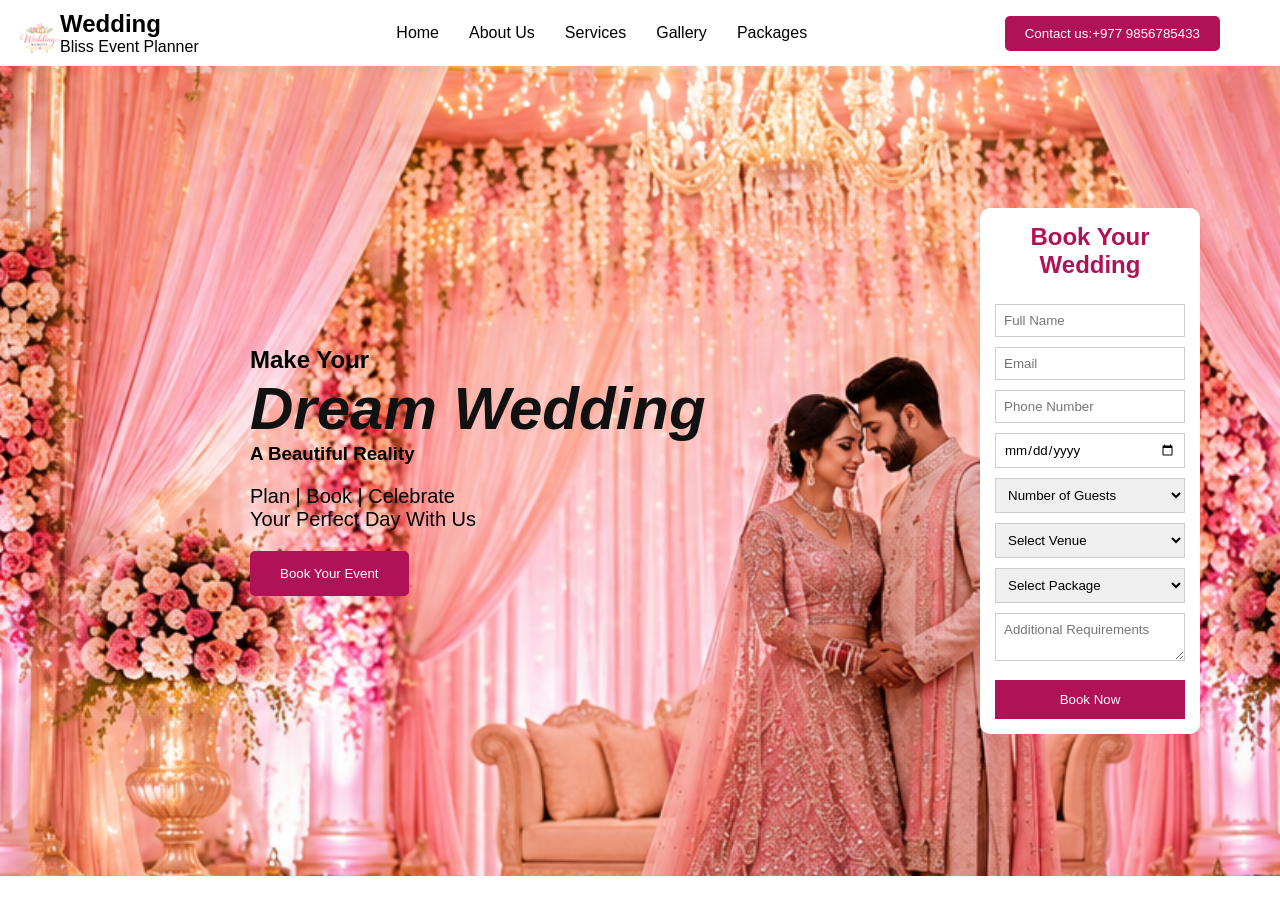
<file: index.html>
<!DOCTYPE html>
<html lang="en">
<head>
    <meta charset="UTF-8">
    <meta name="viewport" content="width=device-width, initial-scale=1.0">
    <title>Event Management System</title>
    <link rel="stylesheet" href="style.css">

</head>
<body>

    <!-- Navbar -->
    <nav>
        <div class="logo">
            <img src="logo.png" alt="Logo" class="logo">
        </div>
        <div>
            <h2>Wedding</h2>
            <span> Bliss Event Planner</span>
        </div>

        <ul>
            <li><a href="home.html">Home</a></li>
            <li><a href="about.html">About Us</a></li>
            <li><a href="service.html">Services</a></li>
            <li><a href="gallery.html">Gallery</a></li>
            <li><a href="packages.html">Packages</a></li>
            
        </ul>

        <button class="call-btn">
            <i class="fa-solid fa-phone"></i>Contact us:+977 9856785433
        </button>
    </nav>

    <!-- Hero Section -->
    <section class="hero">

        <div class="overlay"></div>

       <div class="content">
        
        <h2>Make Your</h2>
        <h1><i>Dream Wedding</i></h1>
        <h3>A Beautiful Reality</h3>

        <p>
            Plan | Book | Celebrate<br>
            Your Perfect Day With Us
        </p>

        <button>Book Your Event</button>
    </div>
       

        <!-- Booking Form -->
        <div class="booking-form">
            <h2>Book Your Wedding</h2>

            <input type="text" placeholder="Full Name">
            <input type="email" placeholder="Email">
            <input type="text" placeholder="Phone Number">
            <input type="date">

            <select>
                <option>Number of Guests</option>
                <option>100</option>
                <option>200</option>
                <option>500</option>
            </select>

            <select>
                <option>Select Venue</option>
            </select>

            <select>
                <option>Select Package</option>
            </select>

            <textarea placeholder="Additional Requirements"></textarea>

            <button>Book Now</button>
        </div>

    </section>

  
</body>
</html>
</file>
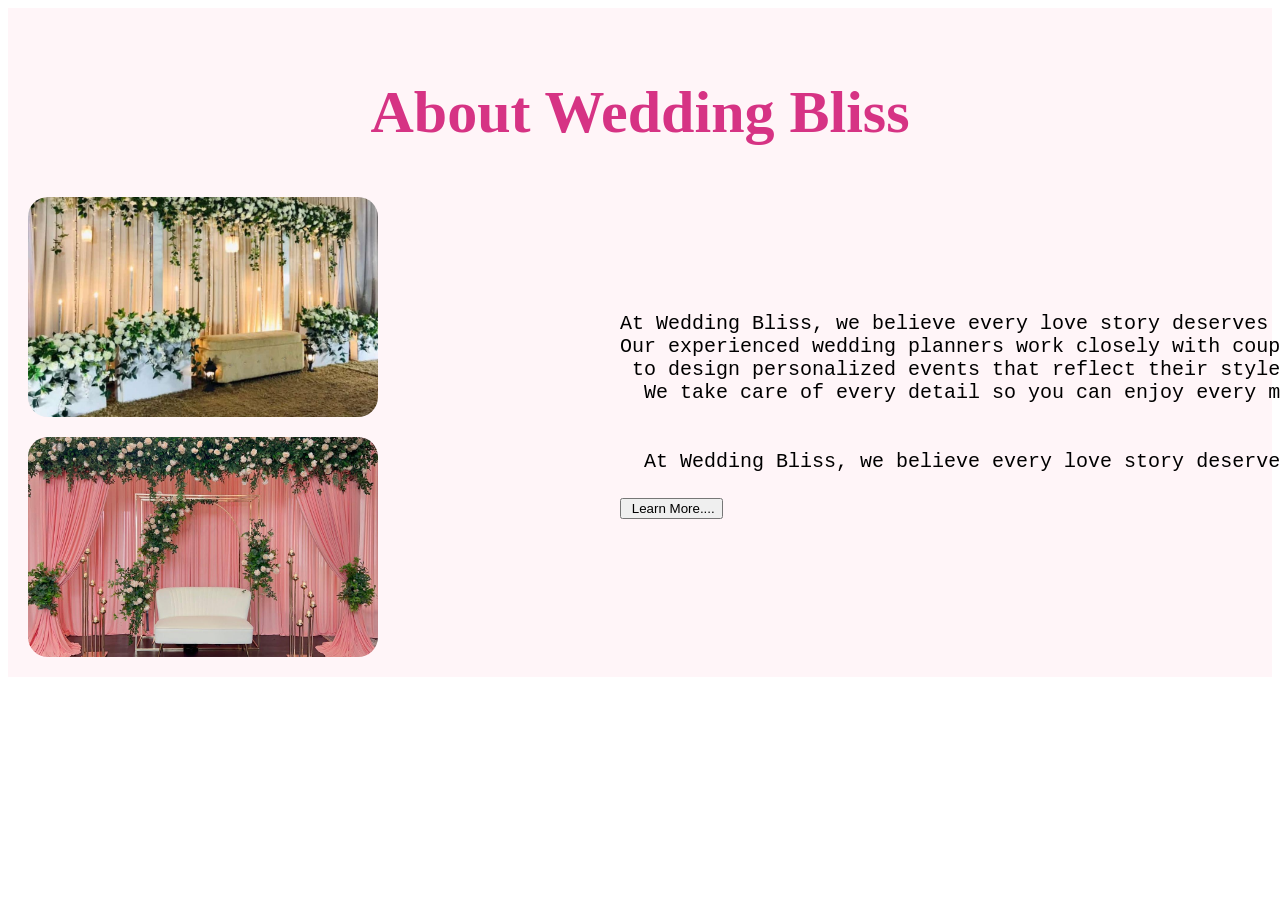
<file: about.html>
<!DOCTYPE html>
<html>
<head>
<title>About Page</title>

<style>
.about{
    padding: 20px;
    background: #fff5f8;
}

.about h2{
    text-align: center;
    font-size: 60px;
    color: #d63384;
    margin-bottom: 50px;
}

.about-content{
    display: flex;
    align-items: center;
    gap: 50px;
}

.about-images{
    display: flex;
    flex-direction: column;
    gap: 20px;
}

.about-images img{
    width: 350px;
    height: 220px;
    object-fit: cover;
    border-radius: 20px;
}

.about-text{
    max-width: 600px;
    font-size: 20px;
}

</style>

</head>

<body>

<section class="about">
    <h2>About Wedding Bliss</h2>

    <div class="about-content">
        <div class="about-images">
            <img src="photo 3.jpg" alt="">
            <img src="photo 4.jpg" alt="">
        </div>

        <div class="about-text">
            <pre>
                At Wedding Bliss, we believe every love story deserves a unique celebration. 
                Our experienced wedding planners work closely with couples
                 to design personalized events that reflect their style, culture, and vision.
                  We take care of every detail so you can enjoy every moment of your journey.
                  
                  
                  At Wedding Bliss, we believe every love story deserves a unique celebration...
            
                <button> Learn More....</button>
            </pre>
        </div>
    </div>
</section>

</body>
</html>
</file>
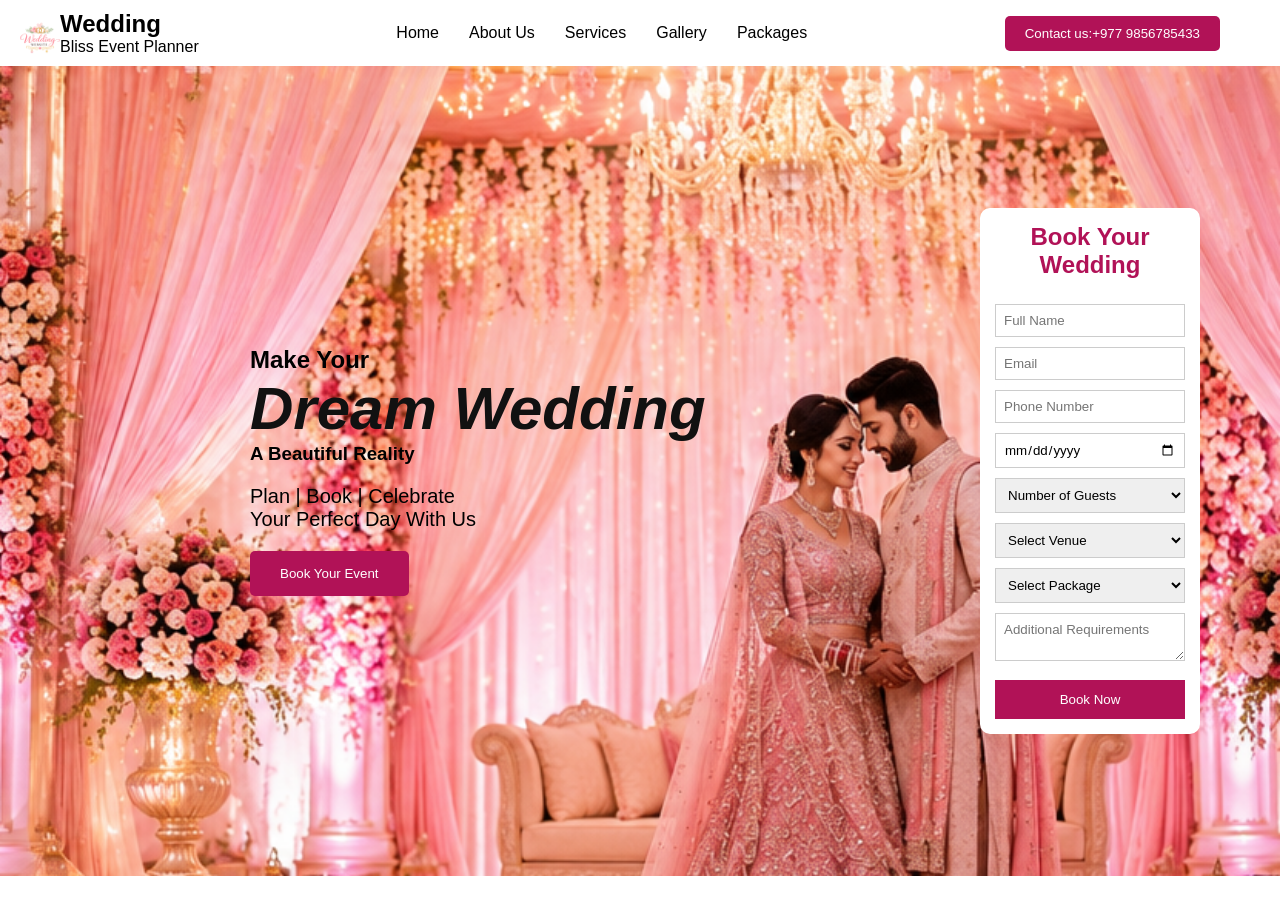
<file: event.html>
<!DOCTYPE html>
<html lang="en">
<head>
    <meta charset="UTF-8">
    <meta name="viewport" content="width=device-width, initial-scale=1.0">
    <title>Event Management System</title>
    <link rel="stylesheet" href="style.css">

</head>
<body>

    <!-- Navbar -->
    <nav>
        <div class="logo">
            <img src="logo.png" alt="Logo" class="logo">
        </div>
        <div>
            <h2>Wedding</h2>
            <span> Bliss Event Planner</span>
        </div>

        <ul>
            <li><a href="home.html">Home</a></li>
            <li><a href="about.html">About Us</a></li>
            <li><a href="service.html">Services</a></li>
            <li><a href="gallery.html">Gallery</a></li>
            <li><a href="packages.html">Packages</a></li>
            
        </ul>

        <button class="call-btn">
            <i class="fa-solid fa-phone"></i>Contact us:+977 9856785433
        </button>
    </nav>

    <!-- Hero Section -->
    <section class="hero">

        <div class="overlay"></div>

       <div class="content">
        
        <h2>Make Your</h2>
        <h1><i>Dream Wedding</i></h1>
        <h3>A Beautiful Reality</h3>

        <p>
            Plan | Book | Celebrate<br>
            Your Perfect Day With Us
        </p>

        <button>Book Your Event</button>
    </div>
       

        <!-- Booking Form -->
        <div class="booking-form">
            <h2>Book Your Wedding</h2>

            <input type="text" placeholder="Full Name">
            <input type="email" placeholder="Email">
            <input type="text" placeholder="Phone Number">
            <input type="date">

            <select>
                <option>Number of Guests</option>
                <option>100</option>
                <option>200</option>
                <option>500</option>
            </select>

            <select>
                <option>Select Venue</option>
            </select>

            <select>
                <option>Select Package</option>
            </select>

            <textarea placeholder="Additional Requirements"></textarea>

            <button>Book Now</button>
        </div>

    </section>

  
</body>
</html>
</file>
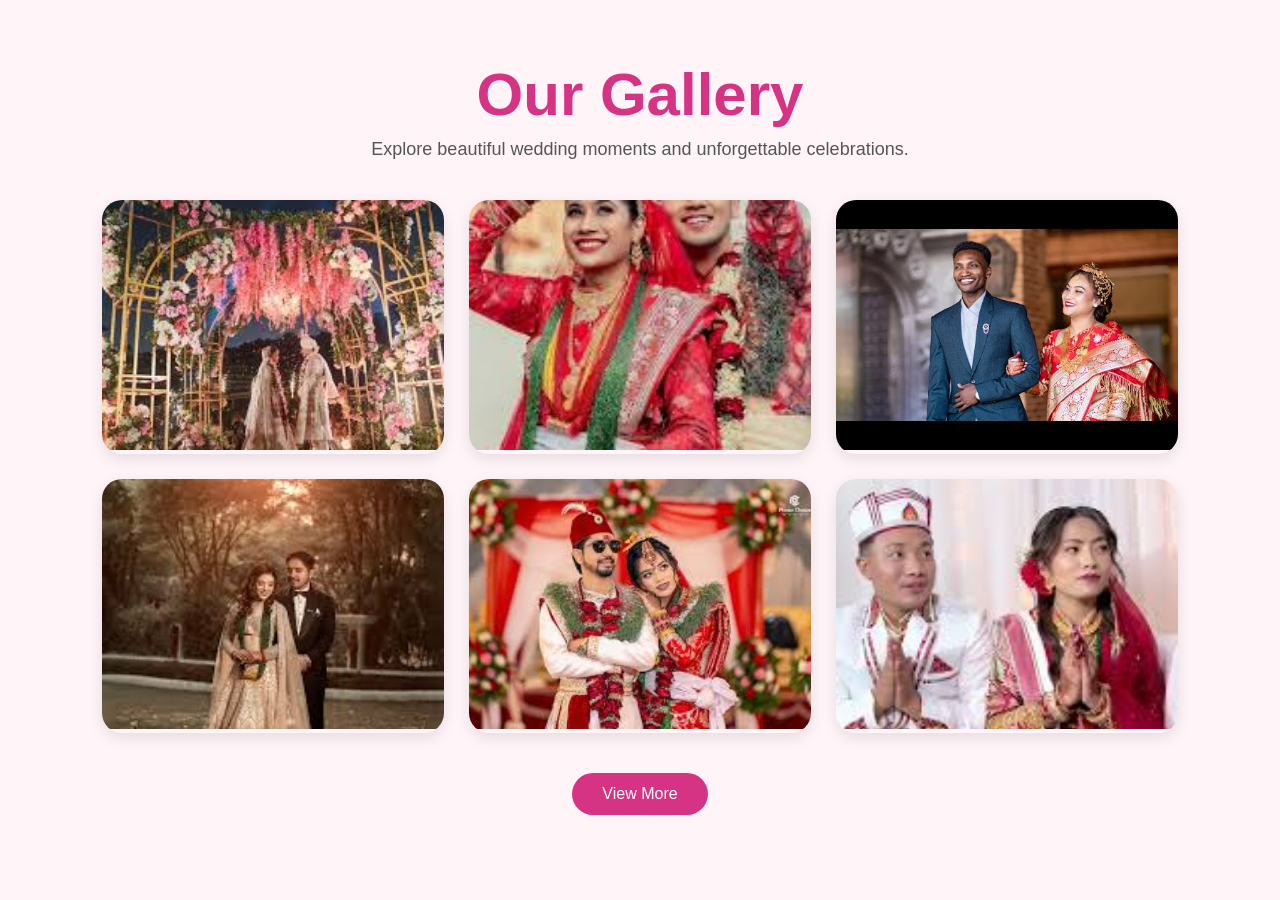
<file: gallery.html>
<!DOCTYPE html>
<html>
<head>
    <title>Wedding Gallery</title>

    <style>
        *{
            margin:0;
            padding:0;
            box-sizing:border-box;
            font-family:Arial, sans-serif;
        }

        body{
            background:#fff5f8;
        }

        .gallery{
            padding:60px 8%;
            text-align:center;
        }

        .gallery h1{
            font-size:60px;
            color:#d63384;
            margin-bottom:10px;
        }

        .gallery p{
            font-size:18px;
            color:#555;
            margin-bottom:40px;
        }

        .gallery-container{
            display:grid;
            grid-template-columns:repeat(3,1fr);
            gap:25px;
        }

        .gallery-item{
            overflow:hidden;
            border-radius:20px;
            box-shadow:0 5px 15px rgba(0,0,0,0.1);
        }

        .gallery-item img{
            width:100%;
            height:250px;
            object-fit:cover;
            transition:0.5s;
        }

        .gallery-item img:hover{
            transform:scale(1.1);
        }

        .gallery-btn{
            margin-top:40px;
            padding:12px 30px;
            border:none;
            border-radius:30px;
            background:#d63384;
            color:white;
            font-size:16px;
            cursor:pointer;
        }

        .gallery-btn:hover{
            background:#b8256f;
        }
    </style>
</head>

<body>

<section class="gallery">

    <h1>Our Gallery</h1>

    <p>
        Explore beautiful wedding moments and unforgettable celebrations.
    </p>

    <div class="gallery-container">

        <div class="gallery-item">
            <img src="gallery1.jpg" alt="Wedding Image">
        </div>

        <div class="gallery-item">
            <img src="gallery2.jpg" alt="Wedding Image">
        </div>

        <div class="gallery-item">
            <img src="gallery3.jpg" alt="Wedding Image">
        </div>

        <div class="gallery-item">
            <img src="gallery4.jpg" alt="Wedding Image">
        </div>

        <div class="gallery-item">
            <img src="gallery5.jpg" alt="Wedding Image">
        </div>

        <div class="gallery-item">
            <img src="gallery6.jpg" alt="Wedding Image">
        </div>

    </div>

    <button class="gallery-btn">View More</button>

</section>

</body>
</html>
</file>
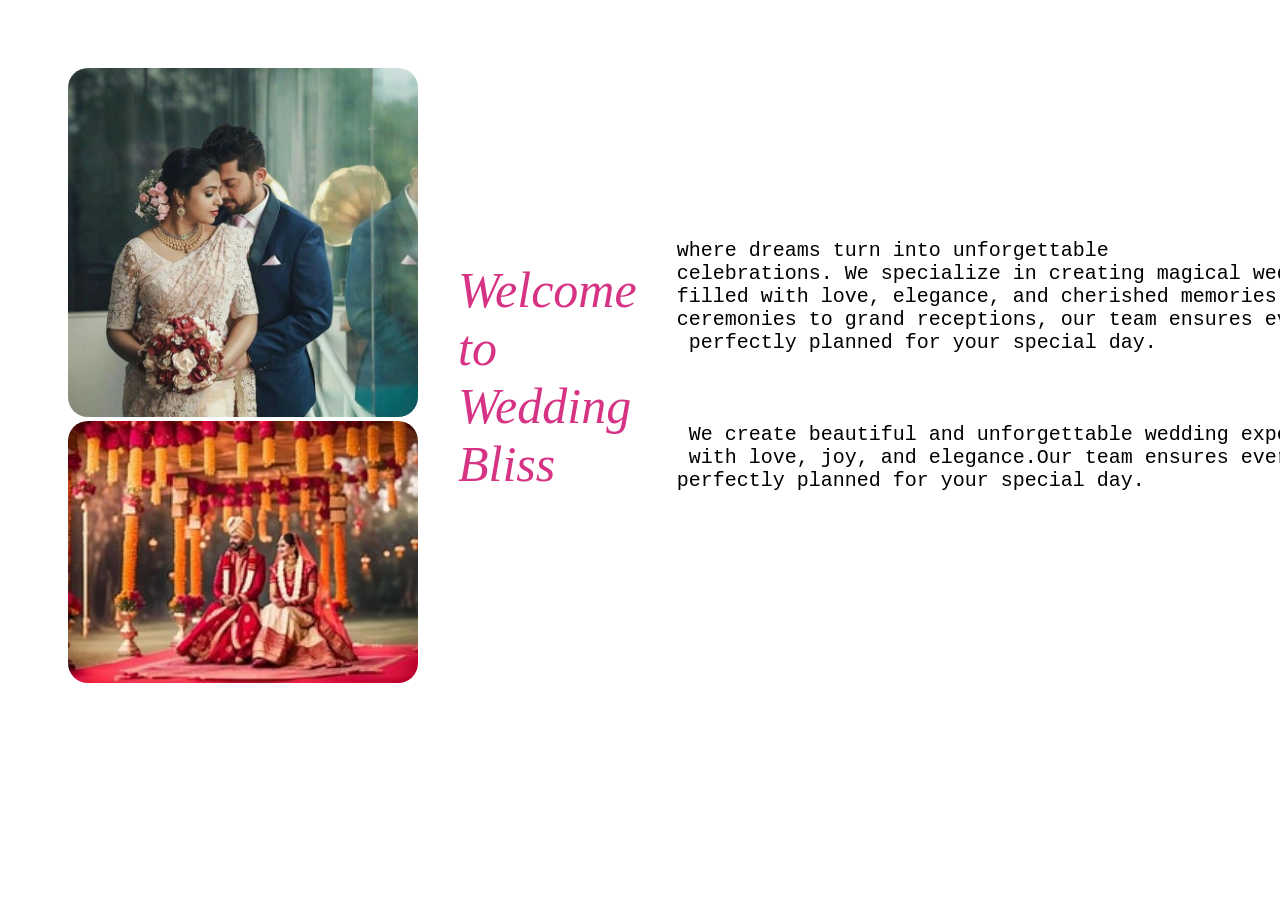
<file: home.html>
<!DOCTYPE html>
<html>
<head>
    <style>
p{font-size: 50px;
color: #d63384;;
}
pre{
    font-size: 20px;
}
 .about{
    display:flex;
    align-items:center;
    gap:40px;
    padding:60px;
}

.about-image img{
    width:350px;
    border-radius:20px;
}

    </style>
    <title>home page</title>

    <body class="about">
    <div class="about-image">
<img src="photo 2.jpg">
<img src="photo 9.jpg">
    </div>

        <p><i>Welcome to Wedding Bliss</i></p>
        <pre>where dreams turn into unforgettable
celebrations. We specialize in creating magical wedding experiences 
filled with love, elegance, and cherished memories. From intimate 
ceremonies to grand receptions, our team ensures every detail is
 perfectly planned for your special day.



 We create beautiful and unforgettable wedding experiences filled
 with love, joy, and elegance.Our team ensures every detail is 
perfectly planned for your special day.
    </pre>
   

</body>
</html>
</file>
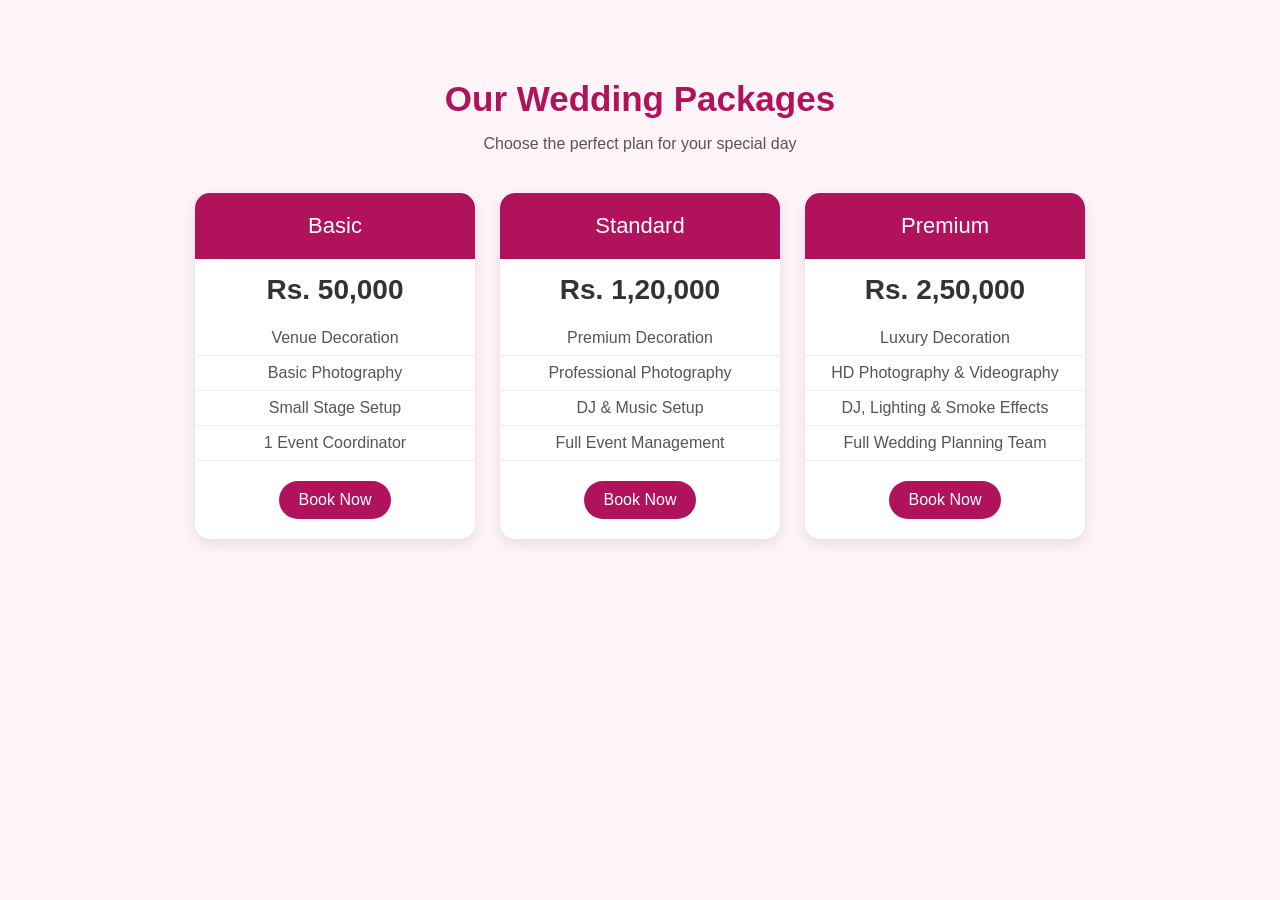
<file: packages.html>
<!DOCTYPE html>
<html lang="en">
<head>
<meta charset="UTF-8">
<title>Packages Section</title>

<style>
body{
    font-family: Arial, sans-serif;
    background:#fff5f8;
    margin:0;
    padding:0;
}

/* Section Title */
.packages-section{
    text-align:center;
    padding:50px 20px;
}

.packages-section h2{
    font-size:35px;
    color:#b1125c;
    margin-bottom:10px;
}

.packages-section p{
    color:#555;
    margin-bottom:40px;
}

/* Cards Layout */
.packages-container{
    display:flex;
    justify-content:center;
    gap:25px;
    flex-wrap:wrap;
}

/* Package Card */
.package-card{
    background:white;
    width:280px;
    border-radius:15px;
    box-shadow:0 5px 15px rgba(0,0,0,0.1);
    overflow:hidden;
    transition:0.3s;
}

.package-card:hover{
    transform:translateY(-8px);
}

/* Header */
.package-header{
    background:#b1125c;
    color:white;
    padding:20px;
    font-size:22px;
}

/* Price */
.price{
    font-size:28px;
    margin:15px 0;
    color:#333;
    font-weight:bold;
}

/* Features */
.features{
    list-style:none;
    padding:0;
    margin:0;
}

.features li{
    padding:8px 0;
    border-bottom:1px solid #eee;
    color:#555;
}

/* Button */
.btn{
    display:inline-block;
    margin:20px 0;
    padding:10px 20px;
    background:#b1125c;
    color:white;
    text-decoration:none;
    border-radius:25px;
    transition:0.3s;
}

.btn:hover{
    background:#7d0d3f;
}
</style>
</head>

<body>

<section class="packages-section">
    <h2>Our Wedding Packages</h2>
    <p>Choose the perfect plan for your special day</p>

    <div class="packages-container">

        <!-- Basic Package -->
        <div class="package-card">
            <div class="package-header">Basic</div>
            <div class="price">Rs. 50,000</div>
            <ul class="features">
                <li>Venue Decoration</li>
                <li>Basic Photography</li>
                <li>Small Stage Setup</li>
                <li>1 Event Coordinator</li>
            </ul>
            <a href="#" class="btn">Book Now</a>
        </div>

        <!-- Standard Package -->
        <div class="package-card">
            <div class="package-header">Standard</div>
            <div class="price">Rs. 1,20,000</div>
            <ul class="features">
                <li>Premium Decoration</li>
                <li>Professional Photography</li>
                <li>DJ & Music Setup</li>
                <li>Full Event Management</li>
            </ul>
            <a href="#" class="btn">Book Now</a>
        </div>

        <!-- Premium Package -->
        <div class="package-card">
            <div class="package-header">Premium</div>
            <div class="price">Rs. 2,50,000</div>
            <ul class="features">
                <li>Luxury Decoration</li>
                <li>HD Photography & Videography</li>
                <li>DJ, Lighting & Smoke Effects</li>
                <li>Full Wedding Planning Team</li>
            </ul>
            <a href="#" class="btn">Book Now</a>
        </div>

    </div>
</section>

</body>
</html>
</file>
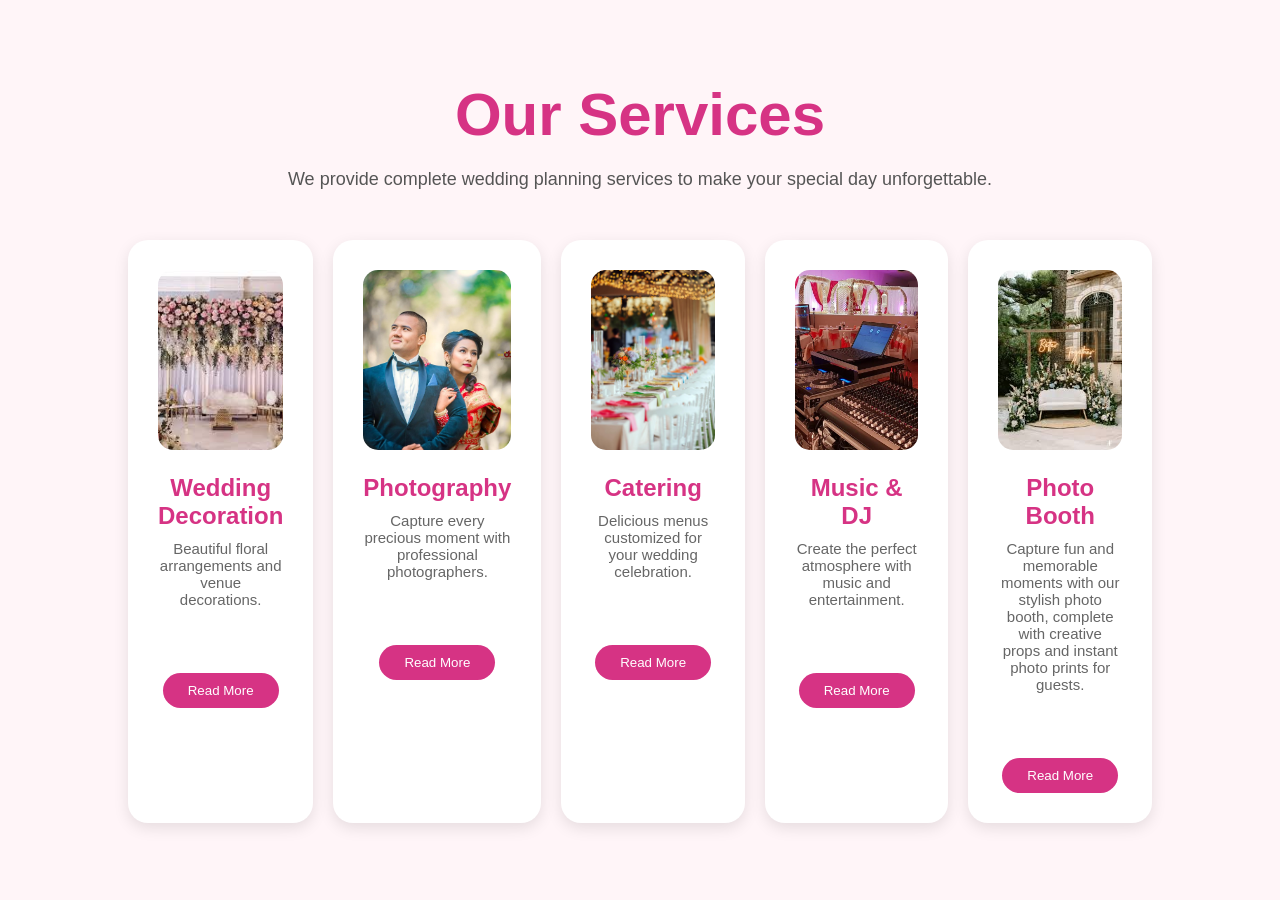
<file: service.html>
<!DOCTYPE html>
<html>
<head>
<title>Our Services</title>

<style>
*{
    margin:0;
    padding:0;
    box-sizing:border-box;
    font-family:Arial, sans-serif;
}

body{
    background:#fff5f8;
}

.services{
    padding:80px 10%;
}

.services h1{
    text-align:center;
    font-size:60px;
    color:#d63384;
    margin-bottom:20px;
}

.services p{
    text-align:center;
    font-size:18px;
    color:#555;
    margin-bottom:50px;
}

.service-container{
    display:grid;
    grid-template-columns:repeat(5,1fr);
    gap:20px;
    height:100px;
}

.service-card{
    width:100%;
    background:white;
    padding:30px;
    border-radius:20px;
    text-align:center;
    box-shadow:0 5px 15px rgba(0,0,0,0.1);
    transition:0.3s;
}

.service-card:hover{
    transform:translateY(-10px);
}

.service-card img{
    width:100%;
    height:180px;
    object-fit:cover;
    border-radius:15px;
}

.service-card h3{
    color:#d63384;
    margin:20px 0 10px;
    font-size:24px;
}

.service-card p{
    font-size:15px;
    color:#666;
}

.btn{
    margin-top:15px;
    padding:10px 25px;
    border:none;
    background:#d63384;
    color:white;
    border-radius:30px;
    cursor:pointer;
}

.btn:hover{
    background:#b8256f;
}
</style>
</head>

<body>

<section class="services">

<h1>Our Services</h1>

<p>
We provide complete wedding planning services to make your special day unforgettable.
</p>

<div class="service-container">

<div class="service-card">
    <img src="decoration.jpg" alt="">
    <h3>Wedding Decoration</h3>
    <p>Beautiful floral arrangements and venue decorations.</p>
    <button class="btn">Read More</button>
</div>

<div class="service-card">
    <img src="photography.jpg" alt="">
    <h3>Photography</h3>
    <p>Capture every precious moment with professional photographers.</p>
    <button class="btn">Read More</button>
</div>

<div class="service-card">
    <img src="catering.jpg" alt="">
    <h3>Catering</h3>
    <p>Delicious menus customized for your wedding celebration.</p>
    <button class="btn">Read More</button>
</div>

<div class="service-card">
    <img src="music.jpg" alt="">
    <h3>Music & DJ</h3>
    <p>Create the perfect atmosphere with music and entertainment.</p>
    <button class="btn">Read More</button>
</div>
<div class="service-card">
    <img src="photobooth.jpg" alt="Photo Booth">
    <h3>Photo Booth</h3>
    <p>
        Capture fun and memorable moments with our stylish photo booth,
        complete with creative props and instant photo prints for guests.
    </p>
    <button class="btn">Read More</button>
</div>

</div>

</section>

</body>
</html>
</file>
<file: style.css>
*{ margin:0;
     padding:0; 
     box-sizing:border-box; 
     font-family:Arial, sans-serif; 
    } 

nav{
     display:flex; 
     justify-content:space-between;
     align-items:center; 
     padding:10px 60px; 
    }

 nav ul{
     display:flex;
      list-style:none; 
      gap:30px; 
    } 

 nav ul li a{ 
    text-decoration:none;
     color:black;
     }

 .call-btn{
     background:#b11257;
      color:white; 
      border:none; 
      padding:10px 20px;
       border-radius:5px;
     }

      .hero{
  position:relative;
          height:90vh;
           background:url("wedding 2.png");
            background-size:cover;
             background-position: right center ;
              display:flex; 
              justify-content:space-between;
               align-items:center;
                padding:0 80px;
             }
             
                 .content{ 
                    position:relative; 
                    width:50%;
                     z-index:1; 
                } 
                .content h1{ 
                    font-size:60px; 
                    color:#111; 
                }
                 .content span{ 
                    color:#b11257;
                 } 
                 .content p{
                     margin:20px 0; 
                     font-size:20px;
                     }
                      .content button{
                         background:#b11257;
                          color:white;
                           border:none;
                            padding:15px 30px;
                             border-radius:5px;
                              cursor:pointer; 
                            }
                             .stats{
                                 display:flex; 
                                 gap:50px;
                                  margin-top:20px;
                                 } 
                                 .booking-form{
                                     position:relative;
                                      z-index:1;
                                       width:220px;
                                        background:white;
                                         padding:15px;
                                          border-radius:10px;
                                         } 
                                         .booking-form h2{
                                             text-align:center;
                                              color:#b11257; 
                                              margin-bottom:20px;
                                             }
                                              .booking-form input, .booking-form select, .booking-form textarea{
                                                 width:100%;
                                                  padding:8px;
                                                   margin:5px 0; 
                                                   border:1px solid #ccc;
                                                 }

                                                  .booking-form button{
                                                     width:100%;
                                                      background:#b11257; 
                                                      color:white;
                                                       border:none;
                                                        padding:12px;
                                                         margin-top:10px;
                                                         }

 .logo {
     position: fixed;
      top: 10px; 
      left: 10px;
       width: 60px; 
    }
</file>
